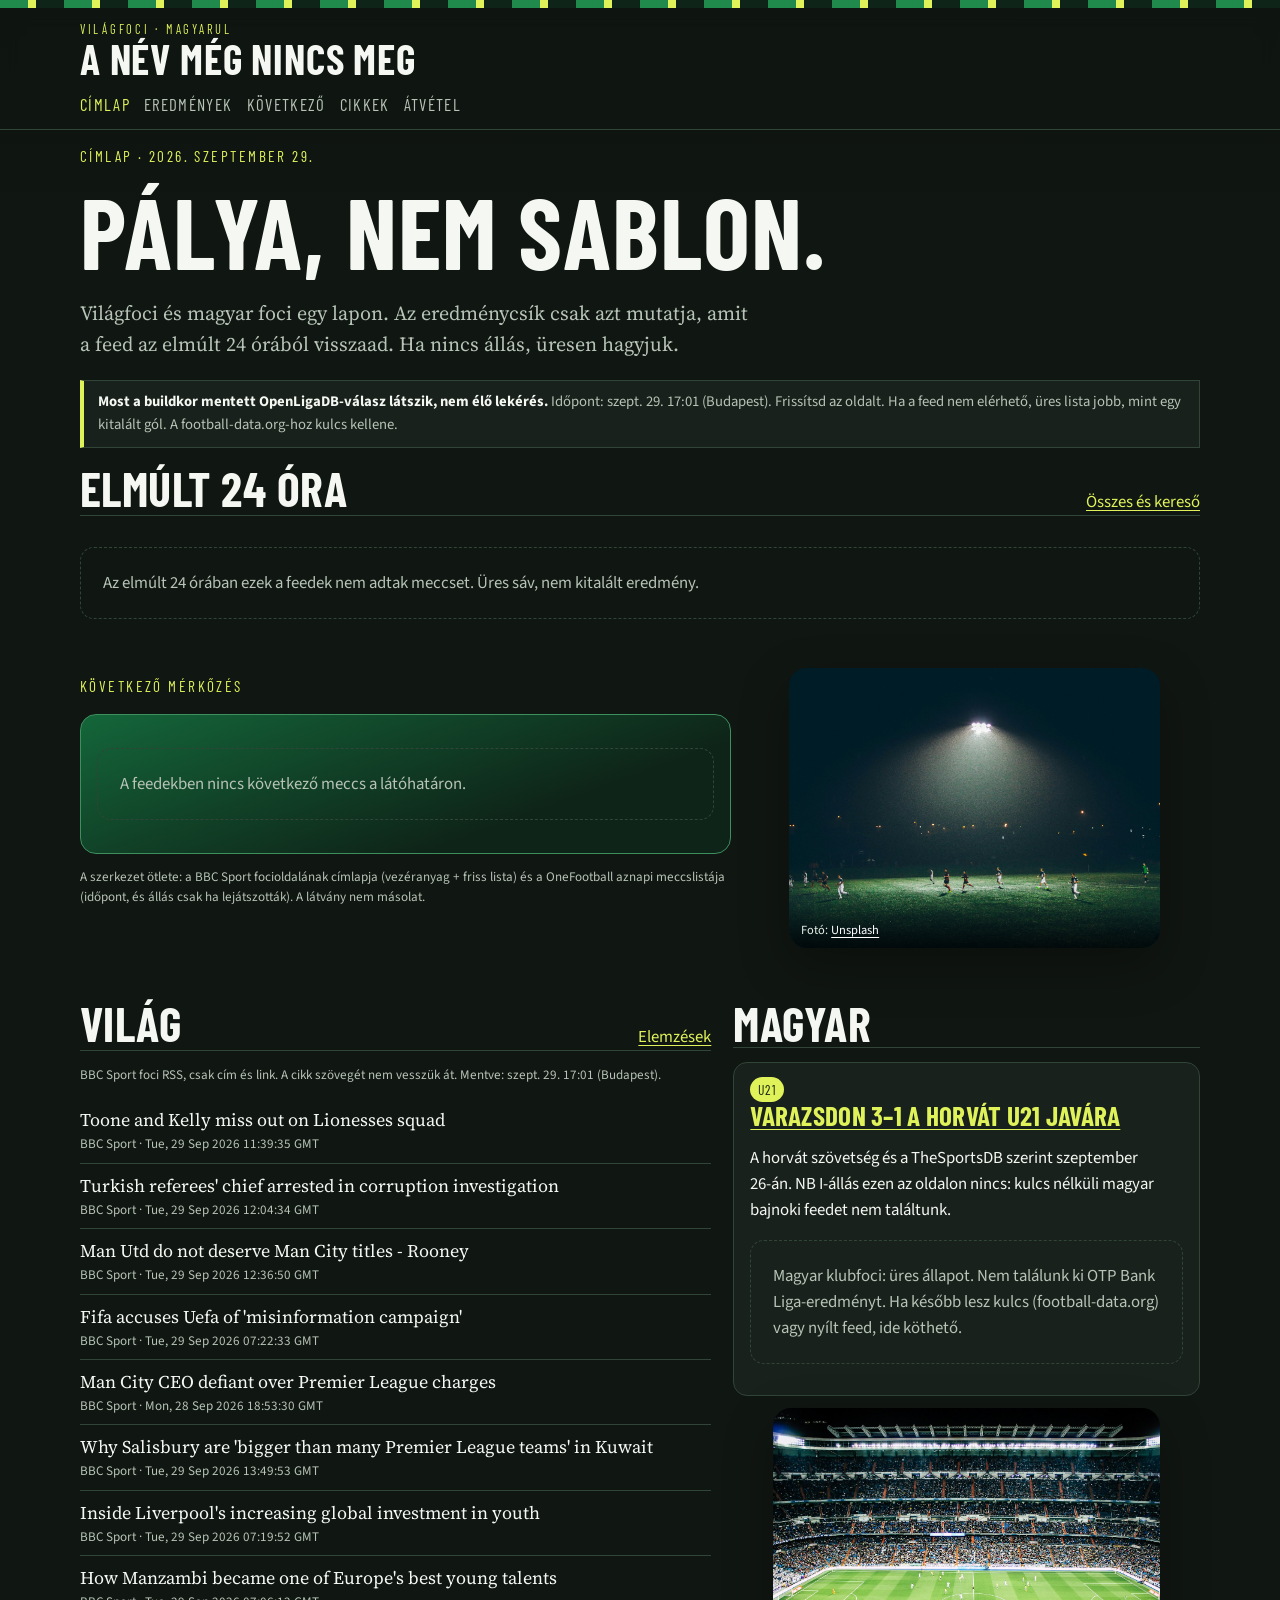
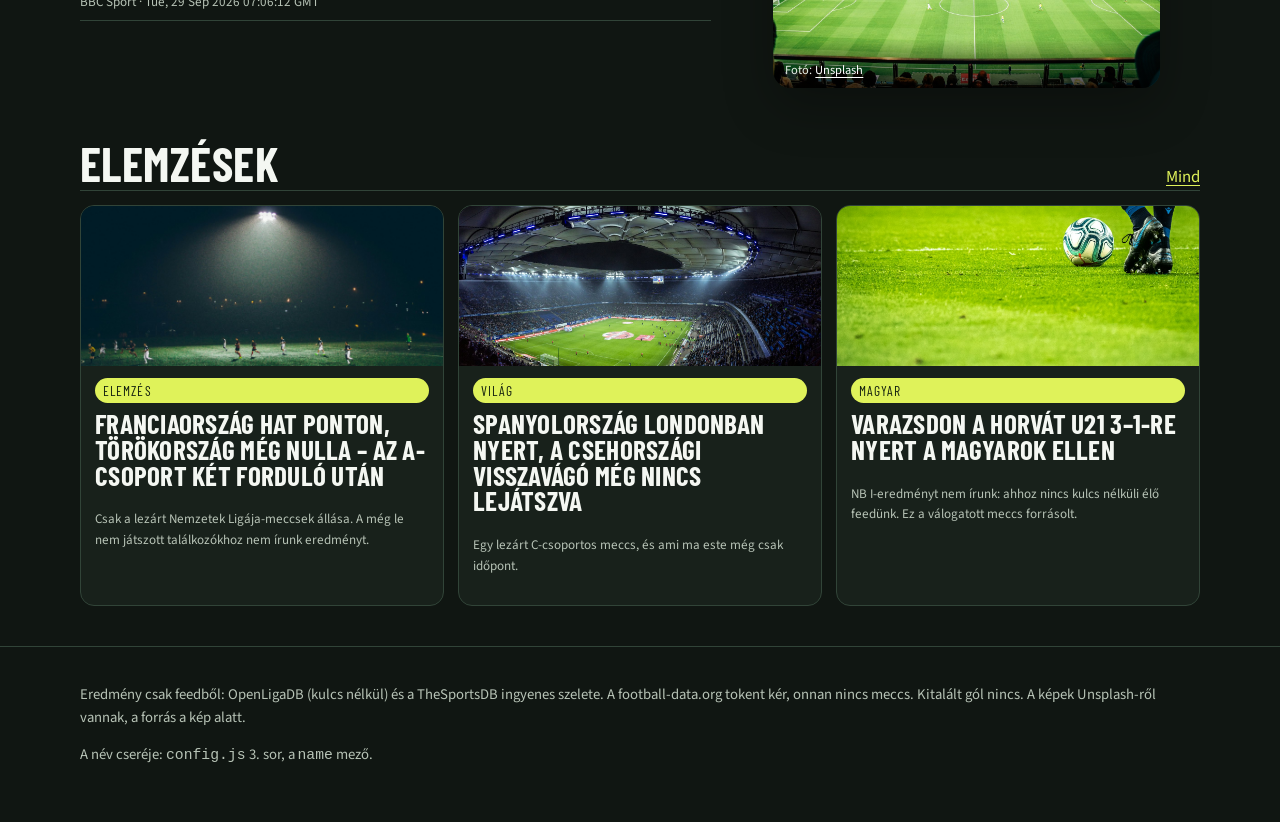
<file: index.html>
<!DOCTYPE html>
<html lang="hu">
<head>
  <meta charset="utf-8">
  <meta name="viewport" content="width=device-width, initial-scale=1">
  <title>Címlap – {{name}}</title>
  <meta name="description" content="Magyar nyelvű világfoci-magazin. Élő eredmény csak ott, ahol a feed tényleg ad állást.">
  <link rel="preconnect" href="https://fonts.googleapis.com">
  <link rel="preconnect" href="https://fonts.gstatic.com" crossorigin>
  <link href="https://fonts.googleapis.com/css2?family=Barlow+Condensed:wght@600;700&family=Source+Sans+3:wght@400;600&family=Source+Serif+4:opsz,wght@8..60,400;8..60,600&display=swap" rel="stylesheet">
  <link rel="stylesheet" href="css/style.css">
  <script src="config.js"></script>
</head>
<body data-page="home" data-needs-matches>
  <div class="pitch-rule"></div>
  <header class="top">
    <div class="wrap">
      <a class="brand" href="index.html">
        <span class="brand-kicker">Világfoci · magyarul</span>
        <span class="brand-name" data-site-name>A név még nincs meg</span>
      </a>
      <nav class="nav"><a href="index.html" aria-current="page">Címlap</a><a href="eredmenyek.html">Eredmények</a><a href="kovetkezo.html">Következő</a><a href="cikkek.html">Cikkek</a><a href="atvetel.html">Átvétel</a></nav>
    </div>
  </header>
  <main class="wrap">
    
    <p class="kicker">Címlap · 2026. szeptember 29.</p>
    <h1>Pálya, nem sablon.</h1>
    <p class="deck">Világfoci és magyar foci egy lapon. Az eredménycsík csak azt mutatja, amit a feed az elmúlt 24 órából visszaad. Ha nincs állás, üresen hagyjuk.</p>
    <p class="live-note" data-feed-status>Az eredmények töltődnek a feedből…</p>
    <div class="section-head"><h2>Elmúlt 24 óra</h2><a href="eredmenyek.html">Összes és kereső</a></div>
    <div class="score-strip" data-score-strip></div>
    <section class="hero">
      <div class="hero-copy">
        <p class="kicker">Következő mérkőzés</p>
        <div class="next-box" data-next-hero></div>
        <p class="meta">A szerkezet ötlete: a BBC Sport focioldalának címlapja (vezéranyag + friss lista) és a OneFootball aznapi meccslistája (időpont, és állás csak ha lejátszották). A látvány nem másolat.</p>
      </div>
      <figure class="hero-figure">
        <img src="img/pitch.jpg" alt="Üres focipálya, kapuval">
        <figcaption class="credit">Fotó: <a href="https://unsplash.com/photos/1431324155629-1a6deb1dec8d">Unsplash</a></figcaption>
      </figure>
    </section>
    <section class="grid-2">
      <div>
        <div class="section-head"><h2>Világ</h2><a href="cikkek.html">Elemzések</a></div>
        <div data-headlines></div>
      </div>
      <div>
        <div class="section-head"><h2>Magyar</h2></div>
        <article class="panel" style="padding:14px 16px">
          <span class="tag">U21</span>
          <h3><a href="cikk.html?id=u21-varazdin">Varazsdon 3–1 a horvát U21 javára</a></h3>
          <p>A horvát szövetség és a TheSportsDB szerint szeptember 26-án. NB I-állás ezen az oldalon nincs: kulcs nélküli magyar bajnoki feedet nem találtunk.</p>
          <p class="empty">Magyar klubfoci: üres állapot. Nem találunk ki OTP Bank Liga-eredményt. Ha később lesz kulcs (football-data.org) vagy nyílt feed, ide köthető.</p>
        </article>
        <figure class="hero-figure" style="margin-top:12px">
          <img src="img/crowd.jpg" alt="Telt lelátó egy stadionban">
          <figcaption class="credit">Fotó: <a href="https://unsplash.com/photos/1522778119026-d647f0596c20">Unsplash</a></figcaption>
        </figure>
      </div>
    </section>
    <div class="section-head"><h2>Elemzések</h2><a href="cikkek.html">Mind</a></div>
    <div class="cards" data-article-list></div>

  </main>
  <footer>
    <div class="wrap">
      <p>Eredmény csak feedből: OpenLigaDB (kulcs nélkül) és a TheSportsDB ingyenes szelete. A football-data.org tokent kér, onnan nincs meccs. Kitalált gól nincs. A képek Unsplash-ről vannak, a forrás a kép alatt.</p>
      <p>A név cseréje: <code>config.js</code> 3. sor, a <code>name</code> mező.</p>
    </div>
  </footer>
  <script src="js/app.js"></script>
</body>
</html>
</file>
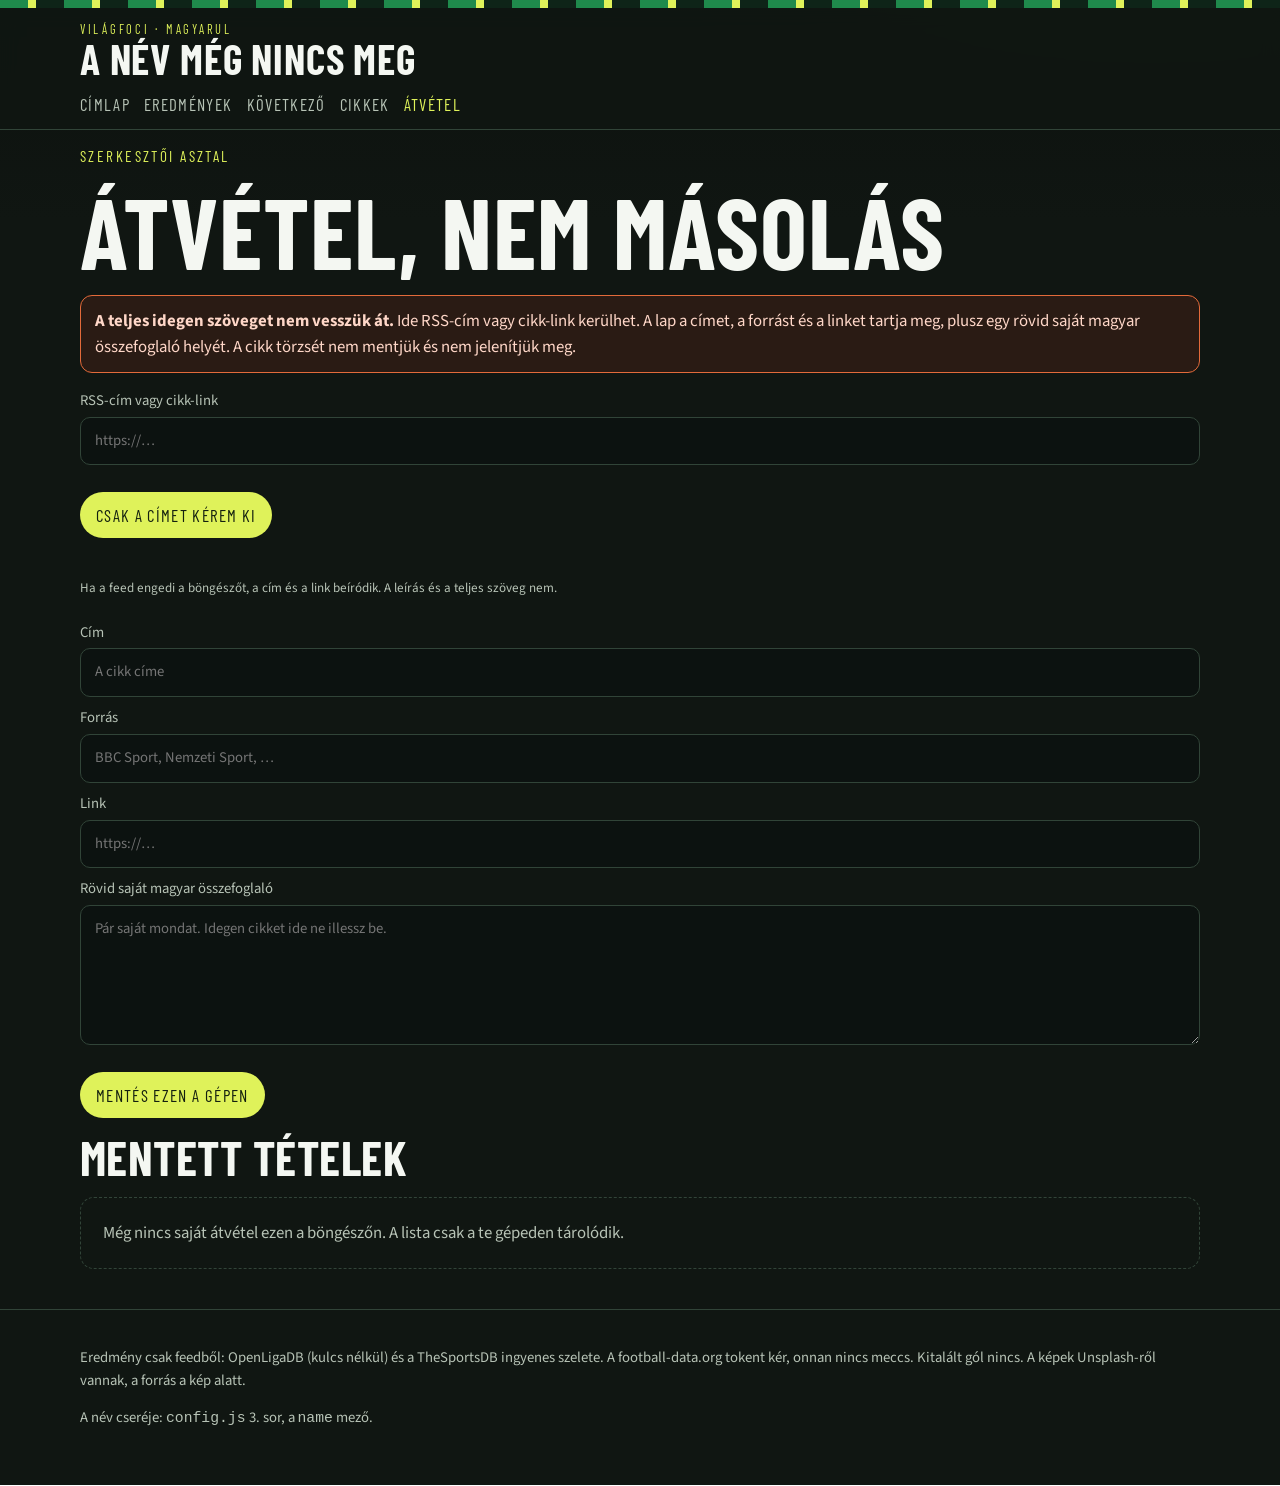
<file: atvetel.html>
<!DOCTYPE html>
<html lang="hu">
<head>
  <meta charset="utf-8">
  <meta name="viewport" content="width=device-width, initial-scale=1">
  <title>Átvétel – {{name}}</title>
  <meta name="description" content="Magyar nyelvű világfoci-magazin. Élő eredmény csak ott, ahol a feed tényleg ad állást.">
  <link rel="preconnect" href="https://fonts.googleapis.com">
  <link rel="preconnect" href="https://fonts.gstatic.com" crossorigin>
  <link href="https://fonts.googleapis.com/css2?family=Barlow+Condensed:wght@600;700&family=Source+Sans+3:wght@400;600&family=Source+Serif+4:opsz,wght@8..60,400;8..60,600&display=swap" rel="stylesheet">
  <link rel="stylesheet" href="css/style.css">
  <script src="config.js"></script>
</head>
<body data-page="intake" >
  <div class="pitch-rule"></div>
  <header class="top">
    <div class="wrap">
      <a class="brand" href="index.html">
        <span class="brand-kicker">Világfoci · magyarul</span>
        <span class="brand-name" data-site-name>A név még nincs meg</span>
      </a>
      <nav class="nav"><a href="index.html">Címlap</a><a href="eredmenyek.html">Eredmények</a><a href="kovetkezo.html">Következő</a><a href="cikkek.html">Cikkek</a><a href="atvetel.html" aria-current="page">Átvétel</a></nav>
    </div>
  </header>
  <main class="wrap">
    
    <p class="kicker">Szerkesztői asztal</p>
    <h1>Átvétel, nem másolás</h1>
    <p class="warn"><strong>A teljes idegen szöveget nem vesszük át.</strong> Ide RSS-cím vagy cikk-link kerülhet. A lap a címet, a forrást és a linket tartja meg, plusz egy rövid saját magyar összefoglaló helyét. A cikk törzsét nem mentjük és nem jelenítjük meg.</p>
    <form class="form" data-intake-form>
      <label>RSS-cím vagy cikk-link
        <input name="rss" type="url" placeholder="https://…">
      </label>
      <p><button type="button" class="ghost" data-probe>Csak a címet kérem ki</button></p>
      <p class="meta" data-probe-msg>Ha a feed engedi a böngészőt, a cím és a link beíródik. A leírás és a teljes szöveg nem.</p>
      <label>Cím
        <input name="title" required placeholder="A cikk címe">
      </label>
      <label>Forrás
        <input name="source" placeholder="BBC Sport, Nemzeti Sport, …">
      </label>
      <label>Link
        <input name="link" type="url" required placeholder="https://…">
      </label>
      <label>Rövid saját magyar összefoglaló
        <textarea name="summary" rows="5" placeholder="Pár saját mondat. Idegen cikket ide ne illessz be."></textarea>
      </label>
      <p><button type="submit">Mentés ezen a gépen</button></p>
    </form>
    <h2>Mentett tételek</h2>
    <div data-intake-list></div>

  </main>
  <footer>
    <div class="wrap">
      <p>Eredmény csak feedből: OpenLigaDB (kulcs nélkül) és a TheSportsDB ingyenes szelete. A football-data.org tokent kér, onnan nincs meccs. Kitalált gól nincs. A képek Unsplash-ről vannak, a forrás a kép alatt.</p>
      <p>A név cseréje: <code>config.js</code> 3. sor, a <code>name</code> mező.</p>
    </div>
  </footer>
  <script src="js/app.js"></script>
</body>
</html>
</file>
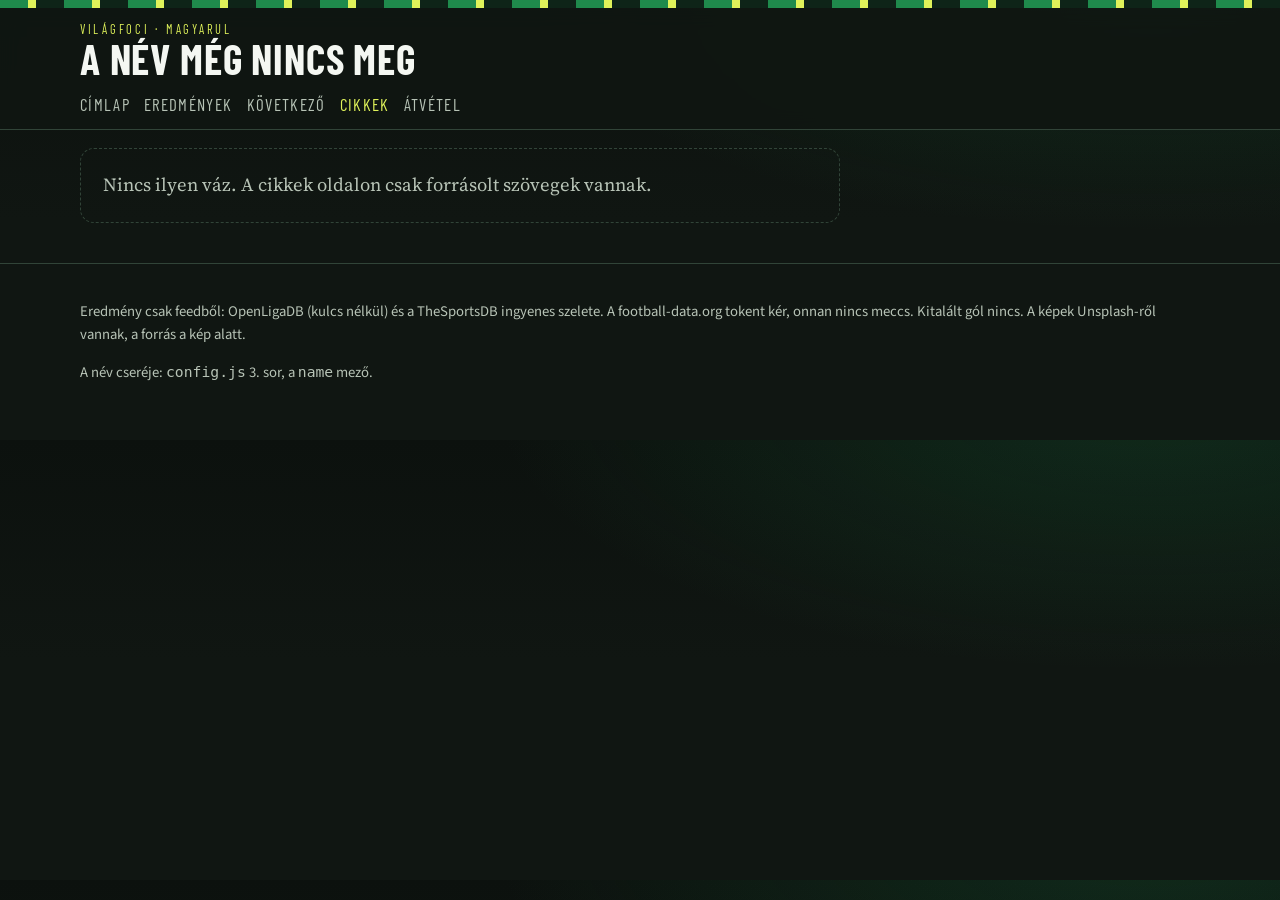
<file: cikk.html>
<!DOCTYPE html>
<html lang="hu">
<head>
  <meta charset="utf-8">
  <meta name="viewport" content="width=device-width, initial-scale=1">
  <title>Cikk – {{name}}</title>
  <meta name="description" content="Magyar nyelvű világfoci-magazin. Élő eredmény csak ott, ahol a feed tényleg ad állást.">
  <link rel="preconnect" href="https://fonts.googleapis.com">
  <link rel="preconnect" href="https://fonts.gstatic.com" crossorigin>
  <link href="https://fonts.googleapis.com/css2?family=Barlow+Condensed:wght@600;700&family=Source+Sans+3:wght@400;600&family=Source+Serif+4:opsz,wght@8..60,400;8..60,600&display=swap" rel="stylesheet">
  <link rel="stylesheet" href="css/style.css">
  <script src="config.js"></script>
</head>
<body data-page="articles" >
  <div class="pitch-rule"></div>
  <header class="top">
    <div class="wrap">
      <a class="brand" href="index.html">
        <span class="brand-kicker">Világfoci · magyarul</span>
        <span class="brand-name" data-site-name>A név még nincs meg</span>
      </a>
      <nav class="nav"><a href="index.html">Címlap</a><a href="eredmenyek.html">Eredmények</a><a href="kovetkezo.html">Következő</a><a href="cikkek.html" aria-current="page">Cikkek</a><a href="atvetel.html">Átvétel</a></nav>
    </div>
  </header>
  <main class="wrap">
    
    <article class="article" data-article><p class="empty">A váz betöltése…</p></article>

  </main>
  <footer>
    <div class="wrap">
      <p>Eredmény csak feedből: OpenLigaDB (kulcs nélkül) és a TheSportsDB ingyenes szelete. A football-data.org tokent kér, onnan nincs meccs. Kitalált gól nincs. A képek Unsplash-ről vannak, a forrás a kép alatt.</p>
      <p>A név cseréje: <code>config.js</code> 3. sor, a <code>name</code> mező.</p>
    </div>
  </footer>
  <script src="js/app.js"></script>
</body>
</html>
</file>
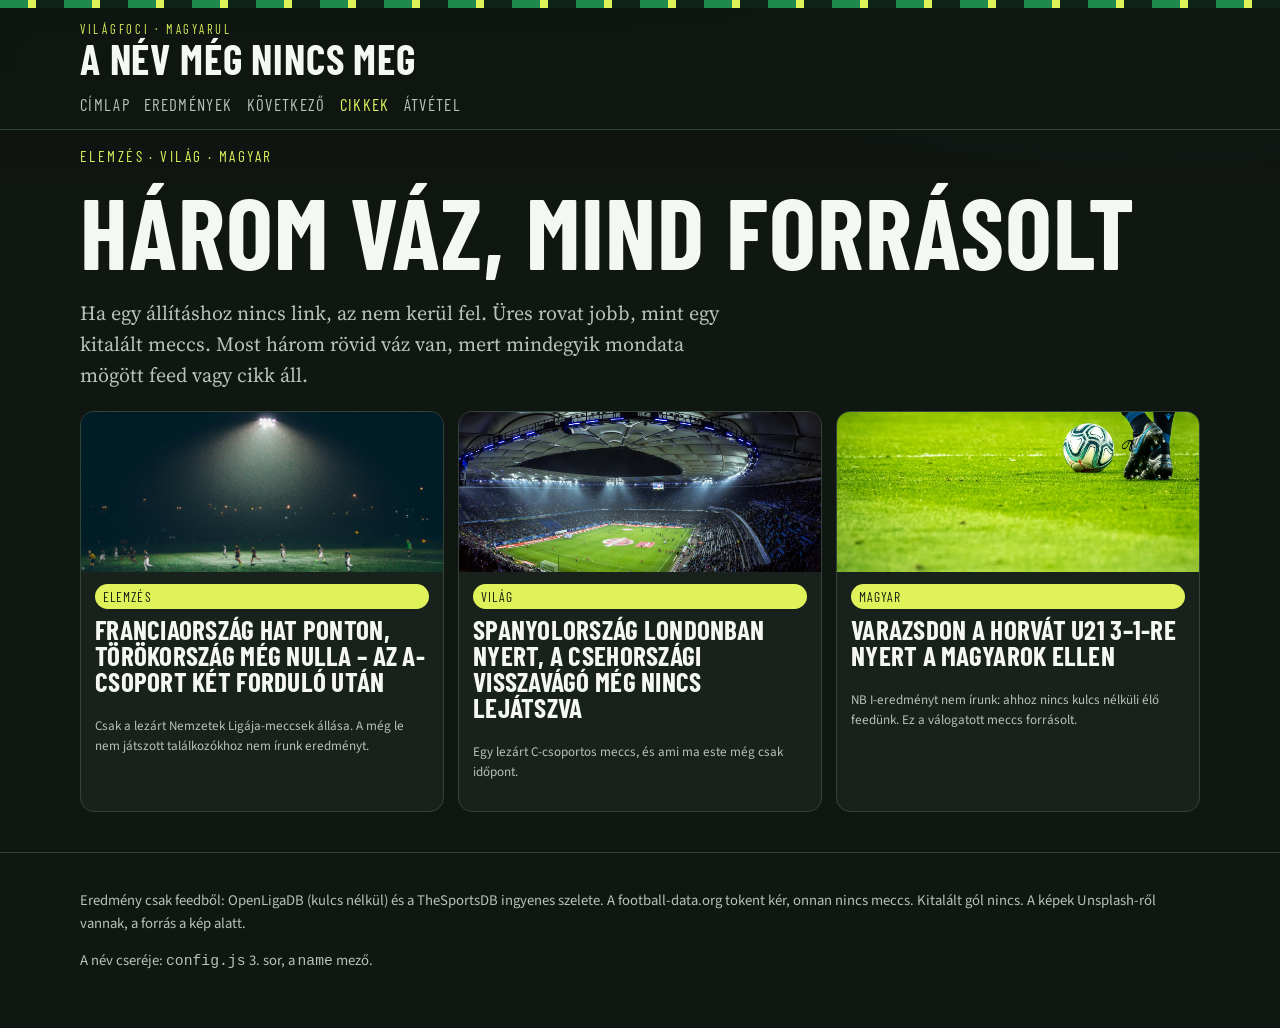
<file: cikkek.html>
<!DOCTYPE html>
<html lang="hu">
<head>
  <meta charset="utf-8">
  <meta name="viewport" content="width=device-width, initial-scale=1">
  <title>Cikkek – {{name}}</title>
  <meta name="description" content="Magyar nyelvű világfoci-magazin. Élő eredmény csak ott, ahol a feed tényleg ad állást.">
  <link rel="preconnect" href="https://fonts.googleapis.com">
  <link rel="preconnect" href="https://fonts.gstatic.com" crossorigin>
  <link href="https://fonts.googleapis.com/css2?family=Barlow+Condensed:wght@600;700&family=Source+Sans+3:wght@400;600&family=Source+Serif+4:opsz,wght@8..60,400;8..60,600&display=swap" rel="stylesheet">
  <link rel="stylesheet" href="css/style.css">
  <script src="config.js"></script>
</head>
<body data-page="articles" >
  <div class="pitch-rule"></div>
  <header class="top">
    <div class="wrap">
      <a class="brand" href="index.html">
        <span class="brand-kicker">Világfoci · magyarul</span>
        <span class="brand-name" data-site-name>A név még nincs meg</span>
      </a>
      <nav class="nav"><a href="index.html">Címlap</a><a href="eredmenyek.html">Eredmények</a><a href="kovetkezo.html">Következő</a><a href="cikkek.html" aria-current="page">Cikkek</a><a href="atvetel.html">Átvétel</a></nav>
    </div>
  </header>
  <main class="wrap">
    
    <p class="kicker">Elemzés · világ · magyar</p>
    <h1>Három váz, mind forrásolt</h1>
    <p class="deck">Ha egy állításhoz nincs link, az nem kerül fel. Üres rovat jobb, mint egy kitalált meccs. Most három rövid váz van, mert mindegyik mondata mögött feed vagy cikk áll.</p>
    <div class="cards" data-article-list></div>

  </main>
  <footer>
    <div class="wrap">
      <p>Eredmény csak feedből: OpenLigaDB (kulcs nélkül) és a TheSportsDB ingyenes szelete. A football-data.org tokent kér, onnan nincs meccs. Kitalált gól nincs. A képek Unsplash-ről vannak, a forrás a kép alatt.</p>
      <p>A név cseréje: <code>config.js</code> 3. sor, a <code>name</code> mező.</p>
    </div>
  </footer>
  <script src="js/app.js"></script>
</body>
</html>
</file>
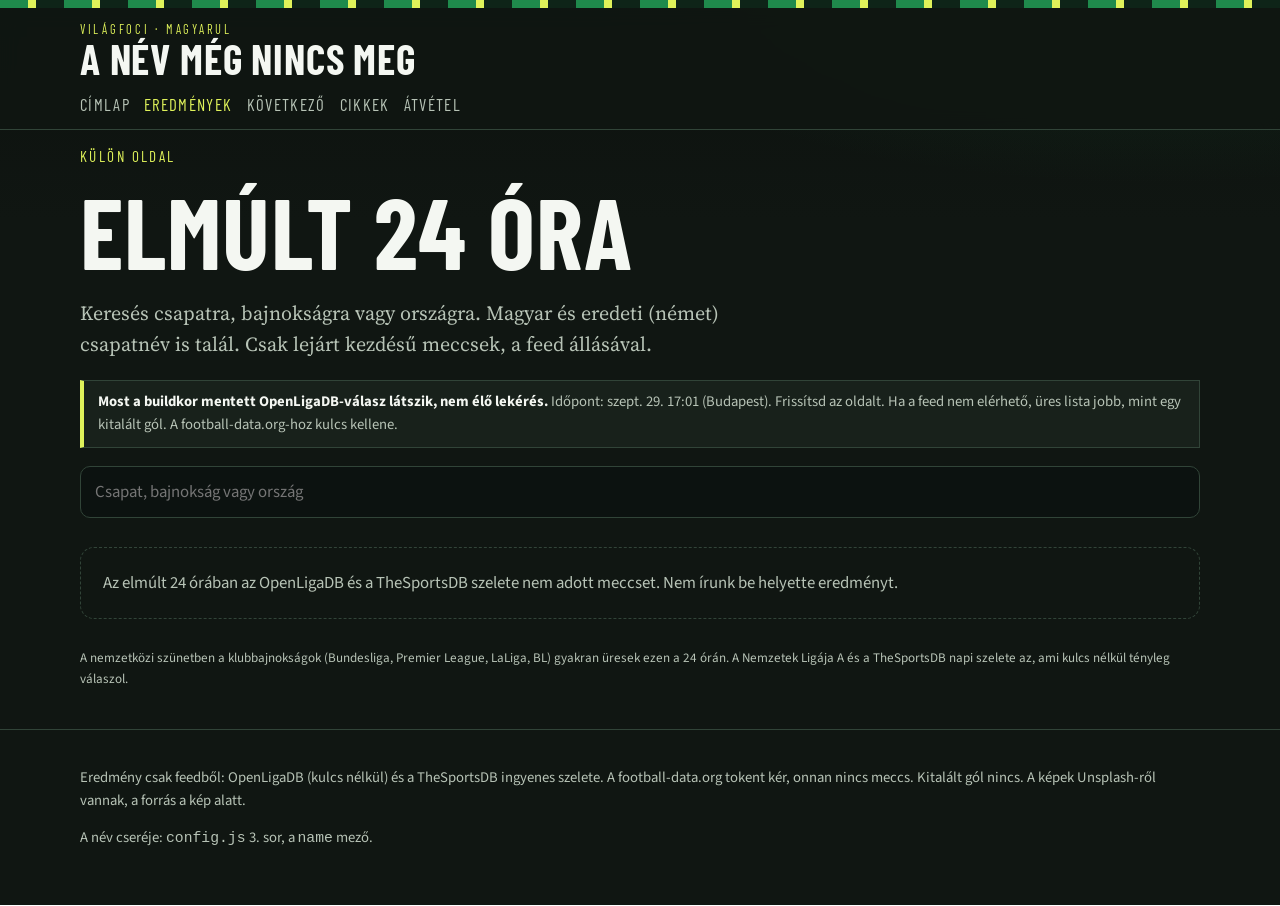
<file: eredmenyek.html>
<!DOCTYPE html>
<html lang="hu">
<head>
  <meta charset="utf-8">
  <meta name="viewport" content="width=device-width, initial-scale=1">
  <title>Eredmények – {{name}}</title>
  <meta name="description" content="Magyar nyelvű világfoci-magazin. Élő eredmény csak ott, ahol a feed tényleg ad állást.">
  <link rel="preconnect" href="https://fonts.googleapis.com">
  <link rel="preconnect" href="https://fonts.gstatic.com" crossorigin>
  <link href="https://fonts.googleapis.com/css2?family=Barlow+Condensed:wght@600;700&family=Source+Sans+3:wght@400;600&family=Source+Serif+4:opsz,wght@8..60,400;8..60,600&display=swap" rel="stylesheet">
  <link rel="stylesheet" href="css/style.css">
  <script src="config.js"></script>
</head>
<body data-page="results" data-needs-matches>
  <div class="pitch-rule"></div>
  <header class="top">
    <div class="wrap">
      <a class="brand" href="index.html">
        <span class="brand-kicker">Világfoci · magyarul</span>
        <span class="brand-name" data-site-name>A név még nincs meg</span>
      </a>
      <nav class="nav"><a href="index.html">Címlap</a><a href="eredmenyek.html" aria-current="page">Eredmények</a><a href="kovetkezo.html">Következő</a><a href="cikkek.html">Cikkek</a><a href="atvetel.html">Átvétel</a></nav>
    </div>
  </header>
  <main class="wrap">
    
    <p class="kicker">Külön oldal</p>
    <h1>Elmúlt 24 óra</h1>
    <p class="deck">Keresés csapatra, bajnokságra vagy országra. Magyar és eredeti (német) csapatnév is talál. Csak lejárt kezdésű meccsek, a feed állásával.</p>
    <p class="live-note" data-feed-status>Az eredmények töltődnek…</p>
    <div class="filters"><input data-search type="search" placeholder="Csapat, bajnokság vagy ország" aria-label="Keresés"></div>
    <div class="match-list" data-results></div>
    <p class="meta">A nemzetközi szünetben a klubbajnokságok (Bundesliga, Premier League, LaLiga, BL) gyakran üresek ezen a 24 órán. A Nemzetek Ligája A és a TheSportsDB napi szelete az, ami kulcs nélkül tényleg válaszol.</p>

  </main>
  <footer>
    <div class="wrap">
      <p>Eredmény csak feedből: OpenLigaDB (kulcs nélkül) és a TheSportsDB ingyenes szelete. A football-data.org tokent kér, onnan nincs meccs. Kitalált gól nincs. A képek Unsplash-ről vannak, a forrás a kép alatt.</p>
      <p>A név cseréje: <code>config.js</code> 3. sor, a <code>name</code> mező.</p>
    </div>
  </footer>
  <script src="js/app.js"></script>
</body>
</html>
</file>
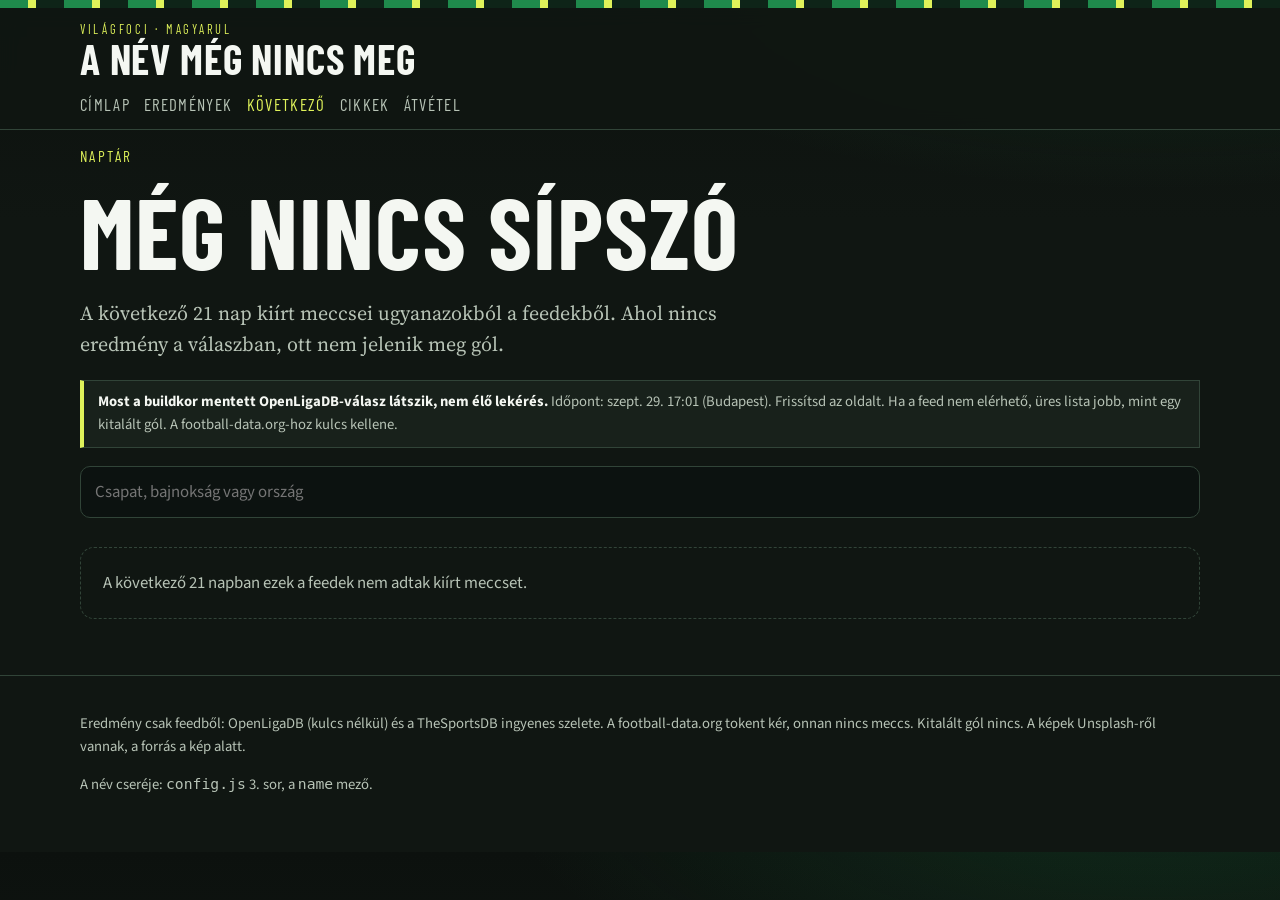
<file: kovetkezo.html>
<!DOCTYPE html>
<html lang="hu">
<head>
  <meta charset="utf-8">
  <meta name="viewport" content="width=device-width, initial-scale=1">
  <title>Következő mérkőzések – {{name}}</title>
  <meta name="description" content="Magyar nyelvű világfoci-magazin. Élő eredmény csak ott, ahol a feed tényleg ad állást.">
  <link rel="preconnect" href="https://fonts.googleapis.com">
  <link rel="preconnect" href="https://fonts.gstatic.com" crossorigin>
  <link href="https://fonts.googleapis.com/css2?family=Barlow+Condensed:wght@600;700&family=Source+Sans+3:wght@400;600&family=Source+Serif+4:opsz,wght@8..60,400;8..60,600&display=swap" rel="stylesheet">
  <link rel="stylesheet" href="css/style.css">
  <script src="config.js"></script>
</head>
<body data-page="next" data-needs-matches>
  <div class="pitch-rule"></div>
  <header class="top">
    <div class="wrap">
      <a class="brand" href="index.html">
        <span class="brand-kicker">Világfoci · magyarul</span>
        <span class="brand-name" data-site-name>A név még nincs meg</span>
      </a>
      <nav class="nav"><a href="index.html">Címlap</a><a href="eredmenyek.html">Eredmények</a><a href="kovetkezo.html" aria-current="page">Következő</a><a href="cikkek.html">Cikkek</a><a href="atvetel.html">Átvétel</a></nav>
    </div>
  </header>
  <main class="wrap">
    
    <p class="kicker">Naptár</p>
    <h1>Még nincs sípszó</h1>
    <p class="deck">A következő 21 nap kiírt meccsei ugyanazokból a feedekből. Ahol nincs eredmény a válaszban, ott nem jelenik meg gól.</p>
    <p class="live-note" data-feed-status>A naptár töltődik…</p>
    <div class="filters"><input data-search type="search" placeholder="Csapat, bajnokság vagy ország" aria-label="Keresés"></div>
    <div class="match-list" data-upcoming></div>

  </main>
  <footer>
    <div class="wrap">
      <p>Eredmény csak feedből: OpenLigaDB (kulcs nélkül) és a TheSportsDB ingyenes szelete. A football-data.org tokent kér, onnan nincs meccs. Kitalált gól nincs. A képek Unsplash-ről vannak, a forrás a kép alatt.</p>
      <p>A név cseréje: <code>config.js</code> 3. sor, a <code>name</code> mező.</p>
    </div>
  </footer>
  <script src="js/app.js"></script>
</body>
</html>
</file>
<file: css/style.css>
:root {
  --bg: #101612;
  --bg-2: #18211b;
  --bg-3: #223028;
  --line: #314438;
  --ink: #f4f7f2;
  --muted: #b7c3b6;
  --lime: #dff25a;
  --green: #1f8a4c;
  --green-2: #14663a;
  --clay: #e36a3a;
  --shadow: 0 18px 50px rgba(0, 0, 0, 0.28);
  --serif: "Source Serif 4", Georgia, serif;
  --sans: "Barlow Condensed", "Arial Narrow", Impact, sans-serif;
  --body: "Source Sans 3", "Segoe UI", sans-serif;
}

* { box-sizing: border-box; }
html { scroll-behavior: smooth; }
body {
  margin: 0;
  background:
    radial-gradient(1200px 500px at 90% -10%, rgba(31, 138, 76, 0.22), transparent 55%),
    linear-gradient(180deg, #0c110e 0%, var(--bg) 220px);
  color: var(--ink);
  font-family: var(--body);
  font-size: 1.05rem;
  line-height: 1.55;
}
img { max-width: 100%; display: block; }
a { color: var(--lime); text-decoration-thickness: 1px; text-underline-offset: 3px; }
a:hover { color: white; }
button, input, textarea { font: inherit; color: inherit; }

.wrap { width: min(1120px, calc(100% - 32px)); margin: 0 auto; }
.top {
  position: sticky; top: 0; z-index: 20;
  background: rgba(16, 22, 18, 0.92);
  backdrop-filter: blur(10px);
  border-bottom: 1px solid var(--line);
}
.top-row, .nav-row {
  display: flex; align-items: center; justify-content: space-between; gap: 16px;
}
.brand {
  display: flex; flex-direction: column; padding: 12px 0 4px;
  text-decoration: none; color: var(--ink);
}
.brand-kicker {
  font-family: var(--sans); letter-spacing: 0.22em; text-transform: uppercase;
  font-size: 0.78rem; color: var(--lime);
}
.brand-name {
  font-family: var(--sans); font-weight: 700; font-size: clamp(1.8rem, 4vw, 2.6rem);
  letter-spacing: 0.02em; line-height: 0.95; text-transform: uppercase;
}
.nav {
  display: flex; flex-wrap: wrap; gap: 6px 14px; padding: 8px 0 12px;
}
.nav a {
  color: var(--muted); text-decoration: none; font-family: var(--sans);
  letter-spacing: 0.08em; text-transform: uppercase; font-size: 1.05rem;
}
.nav a[aria-current="page"], .nav a:hover { color: var(--lime); }

.live-note {
  border: 1px solid var(--line); background: var(--bg-2);
  padding: 10px 14px; border-left: 4px solid var(--lime);
  color: var(--muted); font-size: 0.92rem; margin: 18px 0;
}
.live-note strong { color: var(--ink); }

.strip-head, .section-head {
  display: flex; justify-content: space-between; align-items: baseline; gap: 12px;
  border-bottom: 1px solid var(--line); margin: 8px 0 14px;
}
h1, h2, h3 { font-family: var(--sans); font-weight: 700; letter-spacing: 0.01em; line-height: 0.95; margin: 0; }
h1 { font-size: clamp(3rem, 8vw, 6.2rem); text-transform: uppercase; }
h2 { font-size: clamp(2rem, 4vw, 3rem); text-transform: uppercase; }
h3 { font-size: 1.7rem; text-transform: uppercase; }
.kicker {
  font-family: var(--sans); letter-spacing: 0.16em; text-transform: uppercase;
  color: var(--lime); font-size: 0.95rem;
}
.deck { color: var(--muted); font-family: var(--serif); font-size: 1.25rem; max-width: 42rem; }

.score-strip {
  display: grid; grid-auto-flow: column; grid-auto-columns: minmax(220px, 1fr);
  gap: 10px; overflow-x: auto; padding-bottom: 6px;
}
.score-card, .match-card, .story, .article-card, .panel {
  background: var(--bg-2); border: 1px solid var(--line); border-radius: 14px;
}
.score-card { padding: 12px 14px; min-height: 104px; }
.score-card .league { color: var(--muted); font-size: 0.82rem; letter-spacing: 0.04em; text-transform: uppercase; }
.score-line { display: flex; justify-content: space-between; gap: 8px; margin-top: 8px; font-family: var(--sans); font-size: 1.35rem; }
.score-num { color: var(--lime); font-size: 1.8rem; }
.match-list { display: grid; gap: 10px; }
.match-card { padding: 14px 16px; display: grid; gap: 6px; }
.match-card header { display: flex; justify-content: space-between; gap: 8px; color: var(--muted); font-size: 0.88rem; }
.teams { display: grid; grid-template-columns: 1fr auto 1fr; gap: 10px; align-items: center; }
.teams span:first-child { text-align: right; }
.teams strong { font-family: var(--sans); font-size: clamp(1.6rem, 3vw, 2.2rem); letter-spacing: 0.03em; }
.home-side, .away-side { font-family: var(--sans); font-size: 1.45rem; text-transform: uppercase; }

.hero {
  display: grid; grid-template-columns: 1.3fr 0.9fr; gap: 18px; margin: 10px 0 28px;
}
.hero-copy { padding: 8px 0 0; }
.hero-figure { position: relative; border-radius: 18px; overflow: hidden; min-height: 280px; box-shadow: var(--shadow); }
.hero-figure img { width: 100%; height: 100%; object-fit: cover; min-height: 280px; }
.credit {
  position: absolute; left: 0; right: 0; bottom: 0;
  background: linear-gradient(transparent, rgba(0,0,0,.75));
  color: #e7eee6; font-size: 0.78rem; padding: 22px 12px 8px;
}
.credit a { color: white; }
.next-box {
  margin-top: 16px; padding: 16px; border-radius: 16px;
  background: linear-gradient(160deg, var(--green-2), #0e2418 70%);
  border: 1px solid #3e8f5e;
}
.next-box .when { color: var(--lime); font-family: var(--sans); letter-spacing: 0.08em; text-transform: uppercase; }

.grid-2 { display: grid; grid-template-columns: 1.15fr 0.85fr; gap: 22px; margin: 22px 0 36px; }
.story { overflow: hidden; display: grid; grid-template-columns: 148px 1fr; }
.story img { width: 148px; height: 100%; object-fit: cover; }
.story div { padding: 12px 14px 14px; }
.story h3 { font-size: 1.45rem; }
.stack { display: grid; gap: 12px; }
.wire { border-bottom: 1px solid var(--line); padding: 8px 0; }
.wire a { color: var(--ink); text-decoration: none; font-family: var(--serif); font-size: 1.12rem; }
.wire a:hover { color: var(--lime); }
.meta { color: var(--muted); font-size: 0.82rem; }

.cards { display: grid; grid-template-columns: repeat(3, 1fr); gap: 14px; }
.article-card { overflow: hidden; display: flex; flex-direction: column; }
.article-card img { height: 160px; width: 100%; object-fit: cover; }
.article-card .pad { padding: 12px 14px 16px; display: grid; gap: 8px; }
.article-card h3 a { color: var(--ink); text-decoration: none; }
.article-card h3 a:hover { color: var(--lime); }

.filters { display: flex; gap: 8px; margin: 12px 0; }
.filters input, .form input, .form textarea {
  width: 100%; background: #0c1210; border: 1px solid var(--line); border-radius: 10px; padding: 12px 14px;
}
.filters input:focus, .form input:focus, .form textarea:focus { outline: 2px solid var(--lime); border-color: transparent; }
.empty {
  padding: 22px; border: 1px dashed var(--line); border-radius: 14px; color: var(--muted);
}
.tag {
  display: inline-block; background: var(--lime); color: #14200f;
  font-family: var(--sans); letter-spacing: 0.08em; text-transform: uppercase;
  padding: 2px 8px; border-radius: 999px; font-size: 0.85rem;
}
.tag.clay { background: var(--clay); color: #1a0d08; }
.tag.quiet { background: transparent; color: var(--lime); border: 1px solid var(--lime); }

.article { width: min(760px, 100%); }
.article .lead { font-family: var(--serif); font-size: 1.35rem; }
.article p { font-family: var(--serif); font-size: 1.16rem; }
.sources { padding-left: 1.1rem; }
.sources li { margin: 6px 0; }

.form { display: grid; gap: 10px; }
.form label { display: grid; gap: 4px; color: var(--muted); font-size: 0.92rem; }
.form button, .ghost {
  background: var(--lime); color: #14200f; border: 0; border-radius: 999px;
  padding: 10px 16px; font-family: var(--sans); letter-spacing: 0.08em; text-transform: uppercase;
  font-size: 1.05rem; cursor: pointer;
}
.ghost { background: transparent; color: var(--lime); border: 1px solid var(--lime); }
.warn {
  background: #2a1b14; border: 1px solid var(--clay); color: #ffd7c8;
  padding: 12px 14px; border-radius: 12px;
}
.intake-item { padding: 12px 0; border-bottom: 1px solid var(--line); }
footer {
  border-top: 1px solid var(--line); margin-top: 40px; padding: 22px 0 40px; color: var(--muted); font-size: 0.92rem;
}
.pitch-rule {
  height: 8px;
  background: repeating-linear-gradient(90deg, var(--green) 0 28px, var(--lime) 28px 36px, #0e2418 36px 64px);
}

@media (max-width: 860px) {
  .hero, .grid-2, .cards, .story { grid-template-columns: 1fr; }
  .story img { width: 100%; height: 180px; }
  h1 { font-size: 2.8rem; }
  .teams { grid-template-columns: 1fr; text-align: left; }
  .teams span:first-child, .home-side { text-align: left; }
}
</file>
